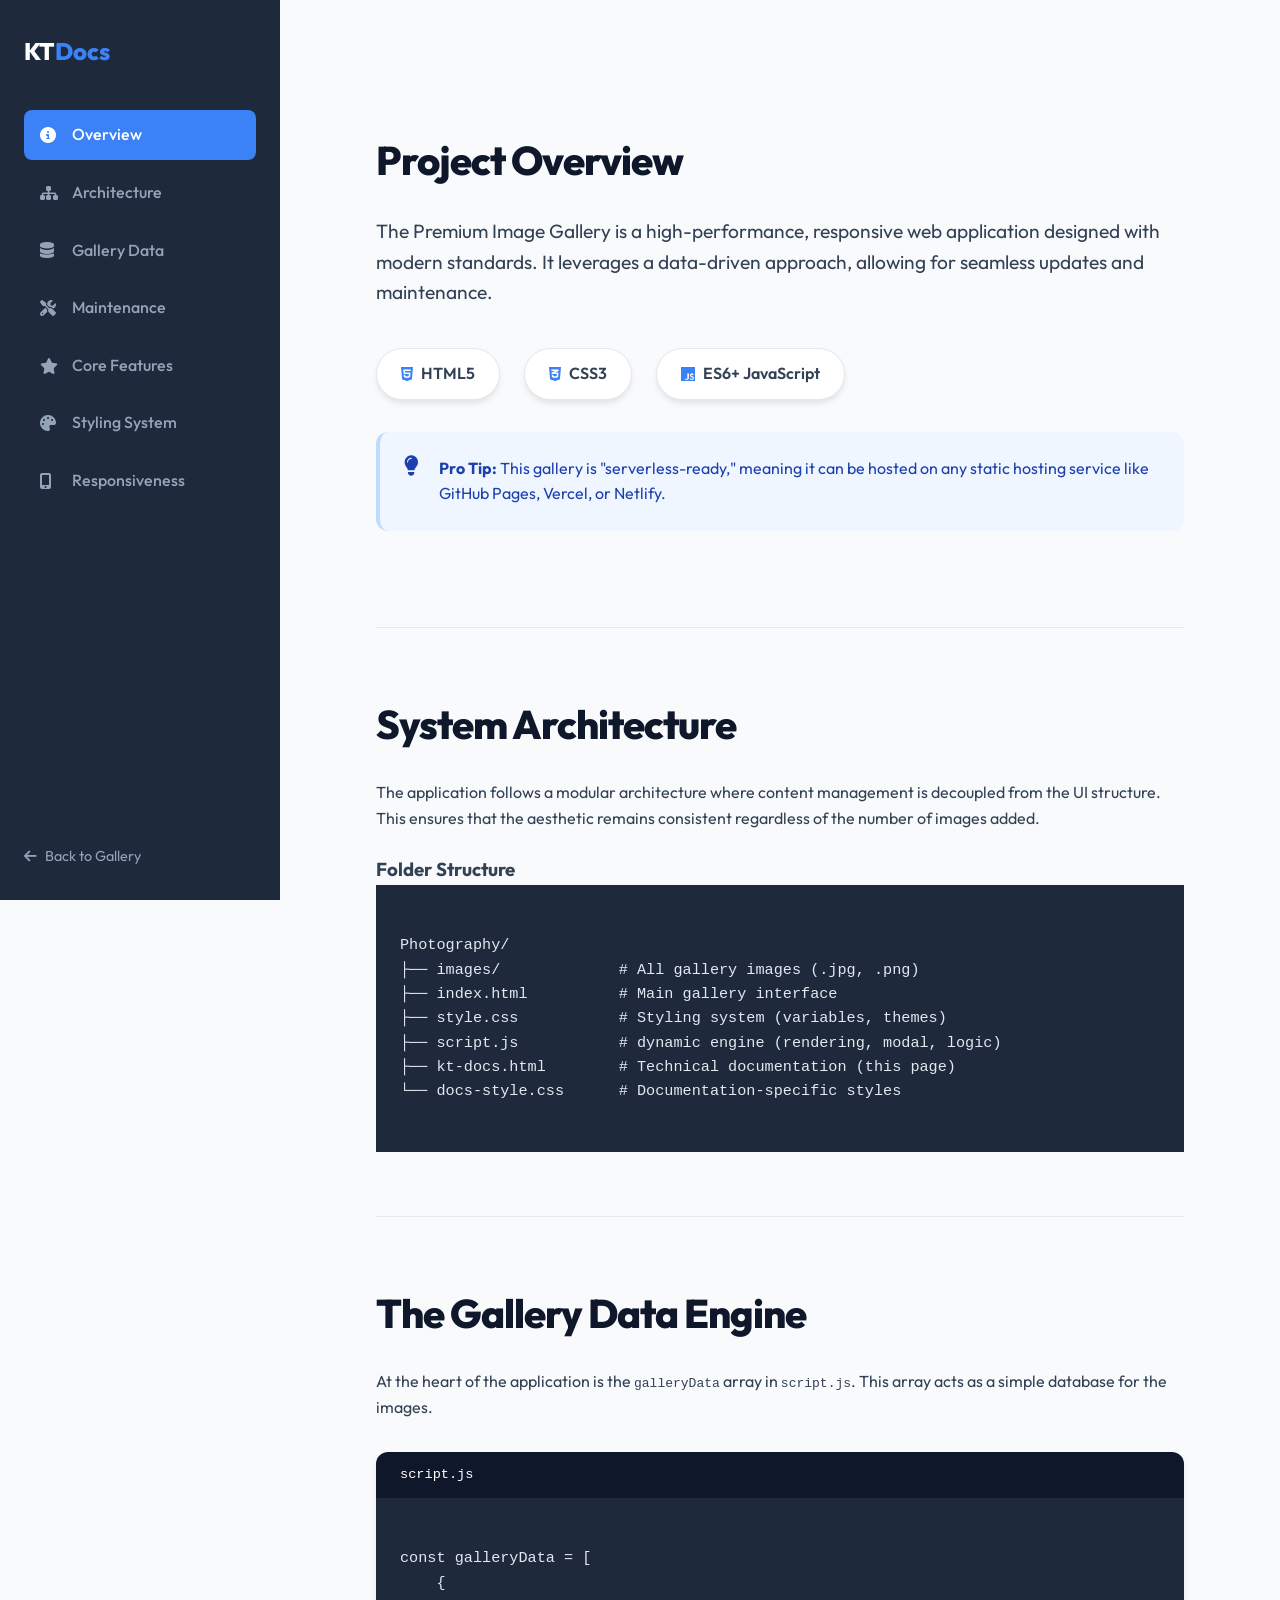
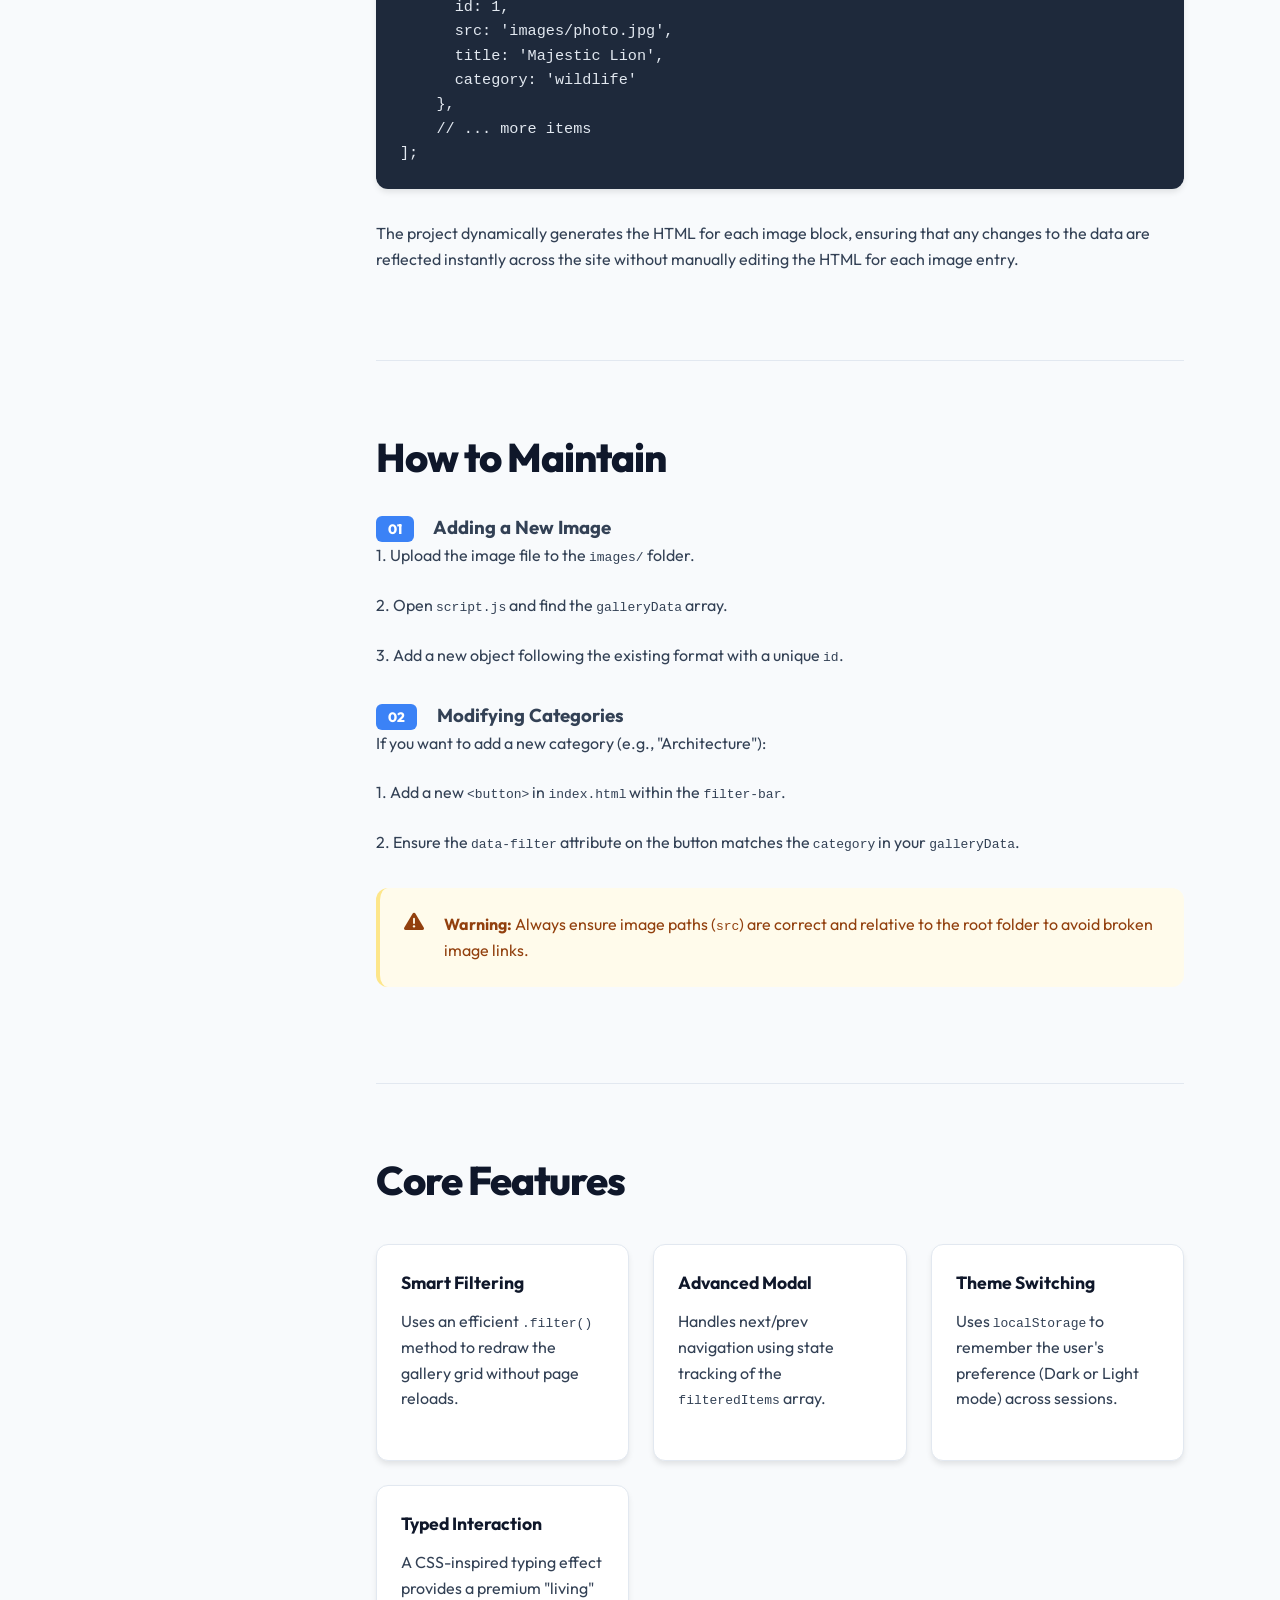
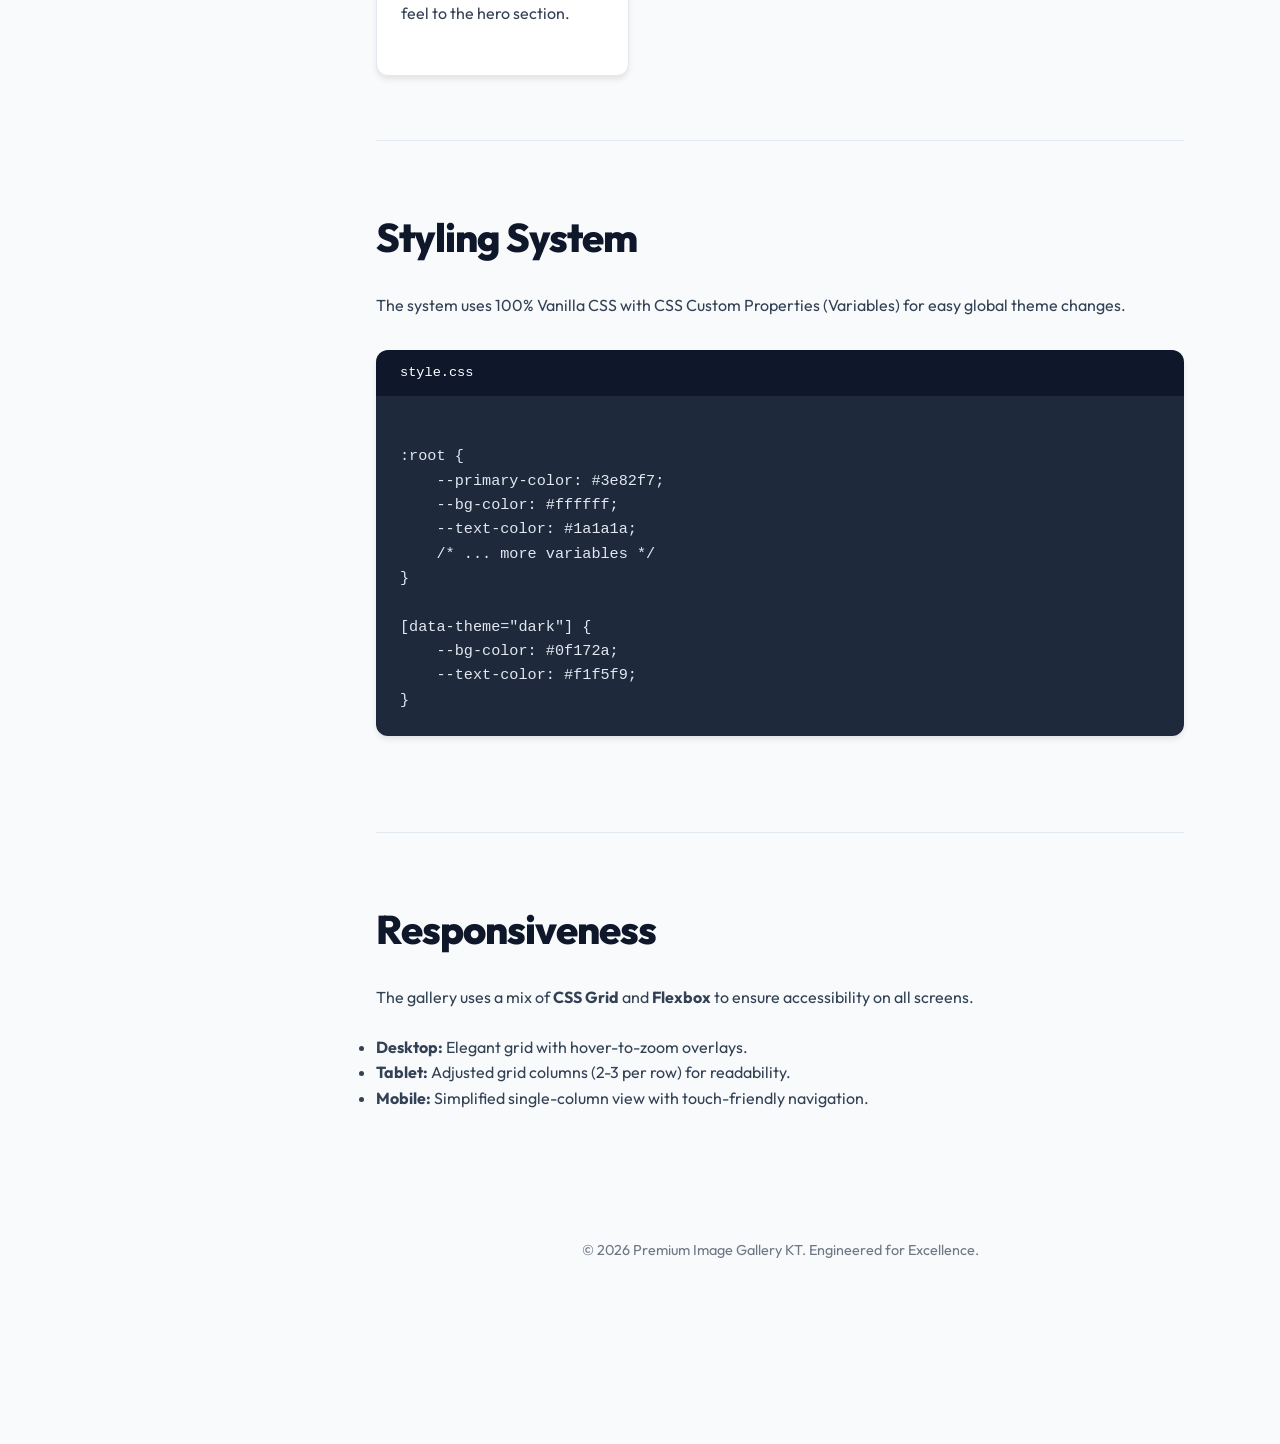
<file: kt-docs.html>
<!DOCTYPE html>
<html lang="en">

<head>
    <meta charset="UTF-8">
    <meta name="viewport" content="width=device-width, initial-scale=1.0">
    <meta name="description" content="Technical Knowledge Transfer documentation for the Premium Image Gallery.">
    <title>KT Documentation | Premium Image Gallery</title>
    <!-- Google Fonts: Inter/Outfit -->
    <link rel="preconnect" href="https://fonts.googleapis.com">
    <link rel="preconnect" href="https://fonts.gstatic.com" crossorigin>
    <link href="https://fonts.googleapis.com/css2?family=Outfit:wght@300;400;600;800&display=swap" rel="stylesheet">
    <link rel="stylesheet" href="https://cdnjs.cloudflare.com/ajax/libs/font-awesome/6.4.0/css/all.min.css">
    <link rel="stylesheet" href="docs-style.css">
</head>

<body>

    <!-- SIDEBAR -->
    <aside class="sidebar">
        <div class="sidebar-header">
            <h2 class="logo">KT<span>Docs</span></h2>
        </div>
        <nav class="sidebar-nav">
            <ul>
                <li><a href="#overview" class="active"><i class="fas fa-info-circle"></i> Overview</a></li>
                <li><a href="#architecture"><i class="fas fa-sitemap"></i> Architecture</a></li>
                <li><a href="#gallery-data"><i class="fas fa-database"></i> Gallery Data</a></li>
                <li><a href="#maintenance"><i class="fas fa-tools"></i> Maintenance</a></li>
                <li><a href="#features"><i class="fas fa-star"></i> Core Features</a></li>
                <li><a href="#styling"><i class="fas fa-palette"></i> Styling System</a></li>
                <li><a href="#responsive"><i class="fas fa-mobile-alt"></i> Responsiveness</a></li>
            </ul>
        </nav>
        <div class="sidebar-footer">
            <a href="index.html" class="back-link"><i class="fas fa-arrow-left"></i> Back to Gallery</a>
        </div>
    </aside>

    <!-- CONTENT -->
    <main class="main-content">

        <!-- SECTION: OVERVIEW -->
        <section id="overview" class="doc-section">
            <h1 class="section-title">Project Overview</h1>
            <p class="lead">The Premium Image Gallery is a high-performance, responsive web application designed with
                modern standards. It leverages a data-driven approach, allowing for seamless updates and maintenance.
            </p>

            <div class="tech-stack">
                <div class="tech-item"><i class="fab fa-html5"></i> HTML5</div>
                <div class="tech-item"><i class="fab fa-css3-alt"></i> CSS3</div>
                <div class="tech-item"><i class="fab fa-js"></i> ES6+ JavaScript</div>
            </div>

            <div class="callout info">
                <i class="fas fa-lightbulb"></i>
                <div>
                    <strong>Pro Tip:</strong> This gallery is "serverless-ready," meaning it can be hosted on any static
                    hosting service like GitHub Pages, Vercel, or Netlify.
                </div>
            </div>
        </section>

        <!-- SECTION: ARCHITECTURE -->
        <section id="architecture" class="doc-section">
            <h2 class="section-title">System Architecture</h2>
            <p>The application follows a modular architecture where content management is decoupled from the UI
                structure. This ensures that the aesthetic remains consistent regardless of the number of images added.
            </p>

            <div class="folder-structure">
                <h3>Folder Structure</h3>
                <pre><code>
Photography/
├── images/             # All gallery images (.jpg, .png)
├── index.html          # Main gallery interface
├── style.css           # Styling system (variables, themes)
├── script.js           # dynamic engine (rendering, modal, logic)
├── kt-docs.html        # Technical documentation (this page)
└── docs-style.css      # Documentation-specific styles
                </code></pre>
            </div>
        </section>

        <!-- SECTION: GALLERY DATA -->
        <section id="gallery-data" class="doc-section">
            <h2 class="section-title">The Gallery Data Engine</h2>
            <p>At the heart of the application is the <code>galleryData</code> array in <code>script.js</code>. This
                array acts as a simple database for the images.</p>

            <div class="code-block">
                <div class="code-header"><span>script.js</span></div>
                <pre><code>
const galleryData = [
    { 
      id: 1, 
      src: 'images/photo.jpg', 
      title: 'Majestic Lion', 
      category: 'wildlife' 
    },
    // ... more items
];
</code></pre>
            </div>

            <p>The project dynamically generates the HTML for each image block, ensuring that any changes to the data
                are reflected instantly across the site without manually editing the HTML for each image entry.</p>
        </section>

        <!-- SECTION: MAINTENANCE -->
        <section id="maintenance" class="doc-section">
            <h2 class="section-title">How to Maintain</h2>

            <div class="step-guide">
                <h3><span class="step-num">01</span> Adding a New Image</h3>
                <p>1. Upload the image file to the <code>images/</code> folder.</p>
                <p>2. Open <code>script.js</code> and find the <code>galleryData</code> array.</p>
                <p>3. Add a new object following the existing format with a unique <code>id</code>.</p>
            </div>

            <div class="step-guide">
                <h3><span class="step-num">02</span> Modifying Categories</h3>
                <p>If you want to add a new category (e.g., "Architecture"):</p>
                <p>1. Add a new <code>&lt;button&gt;</code> in <code>index.html</code> within the
                    <code>filter-bar</code>.
                </p>
                <p>2. Ensure the <code>data-filter</code> attribute on the button matches the <code>category</code> in
                    your <code>galleryData</code>.</p>
            </div>

            <div class="callout warning">
                <i class="fas fa-exclamation-triangle"></i>
                <div>
                     <strong>Warning:</strong> Always ensure image paths (<code>src</code>) are correct and relative to
                    the root folder to avoid broken image links.
                </div>
            </div>
        </section>

        <!-- SECTION: CORE FEATURES -->
        <section id="features" class="doc-section">
            <h2 class="section-title">Core Features</h2>

            <div class="feature-grid">
                <div class="feature-card">
                    <h4>Smart Filtering</h4>
                    <p>Uses an efficient <code>.filter()</code> method to redraw the gallery grid without page reloads.
                    </p>
                </div>
                <div class="feature-card">
                    <h4>Advanced Modal</h4>
                    <p>Handles next/prev navigation using state tracking of the <code>filteredItems</code> array.</p>
                </div>
                <div class="feature-card">
                    <h4>Theme Switching</h4>
                    <p>Uses <code>localStorage</code> to remember the user's preference (Dark or Light mode) across
                        sessions.</p>
                </div>
                <div class="feature-card">
                    <h4>Typed Interaction</h4>
                    <p>A CSS-inspired typing effect provides a premium "living" feel to the hero section.</p>
                </div>
            </div>
        </section>

        <!-- SECTION: STYLING -->
        <section id="styling" class="doc-section">
            <h2 class="section-title">Styling System</h2>
            <p>The system uses 100% Vanilla CSS with CSS Custom Properties (Variables) for easy global theme changes.
            </p>

            <div class="code-block">
                <div class="code-header"><span>style.css</span></div>
                <pre><code>
:root {
    --primary-color: #3e82f7;
    --bg-color: #ffffff;
    --text-color: #1a1a1a;
    /* ... more variables */
}

[data-theme="dark"] {
    --bg-color: #0f172a;
    --text-color: #f1f5f9;
}
</code></pre>
            </div>
        </section>

        <!-- SECTION: RESPONSIVE -->
        <section id="responsive" class="doc-section">
            <h2 class="section-title">Responsiveness</h2>
            <p>The gallery uses a mix of <strong>CSS Grid</strong> and <strong>Flexbox</strong> to ensure accessibility
                on all screens.</p>
            <ul>
                <li><strong>Desktop:</strong> Elegant grid with hover-to-zoom overlays.</li>
                <li><strong>Tablet:</strong> Adjusted grid columns (2-3 per row) for readability.</li>
                <li><strong>Mobile:</strong> Simplified single-column view with touch-friendly navigation.</li>
            </ul>
        </section>

        <footer class="doc-footer">
            <p>&copy; 2026 Premium Image Gallery KT. Engineered for Excellence.</p>
        </footer>
    </main>

    <script>
        // Simple script for sidebar active link tracking
        const sections = document.querySelectorAll('.doc-section');
        const navLinks = document.querySelectorAll('.sidebar-nav ul li a');

        window.addEventListener('scroll', () => {
            let current = '';
            sections.forEach(section => {
                const sectionTop = section.offsetTop;
                const sectionHeight = section.clientHeight;
                if (pageYOffset >= (sectionTop - 100)) {
                    current = section.getAttribute('id');
                }
            });

            navLinks.forEach(link => {
                link.classList.remove('active');
                if (link.getAttribute('href').includes(current)) {
                    link.classList.add('active');
                }
            });
        });
    </script>
</body>

</html>
</file>
<file: docs-style.css>
/* Docs Style variables */
:root {
    --docs-bg: #f8fafc;
    --docs-sidebar-bg: #1e293b;
    --docs-sidebar-text: #94a3b8;
    --docs-sidebar-active: #ffffff;
    --docs-text: #334155;
    --docs-title: #0f172a;
    --docs-accent: #3b82f6;
    --docs-code-bg: #1e293b;
    --docs-code-text: #e2e8f0;
    --docs-border: #e2e8f0;
    --docs-info-bg: #eff6ff;
    --docs-info-border: #bfdbfe;
    --docs-info-text: #1e40af;
    --docs-warn-bg: #fffbeb;
    --docs-warn-border: #fde68a;
    --docs-warn-text: #92400e;
    --shadow: 0 4px 6px -1px rgba(0, 0, 0, 0.1);
    --font-family: 'Outfit', sans-serif;
}

/* Global Styles */
* {
    margin: 0;
    padding: 0;
    box-sizing: border-box;
}

body {
    font-family: var(--font-family);
    background-color: var(--docs-bg);
    color: var(--docs-text);
    line-height: 1.6;
    display: flex;
}

/* Sidebar Styling */
.sidebar {
    width: 280px;
    height: 100vh;
    background-color: var(--docs-sidebar-bg);
    color: white;
    position: fixed;
    top: 0;
    left: 0;
    padding: 2rem 1.5rem;
    display: flex;
    flex-direction: column;
    z-index: 100;
}

.sidebar-header .logo {
    font-size: 1.5rem;
    font-weight: 800;
    margin-bottom: 2.5rem;
}

.sidebar-header .logo span {
    color: var(--docs-accent);
}

.sidebar-nav ul {
    list-style: none;
}

.sidebar-nav ul li {
    margin-bottom: 0.5rem;
}

.sidebar-nav ul li a {
    text-decoration: none;
    color: var(--docs-sidebar-text);
    padding: 0.75rem 1rem;
    border-radius: 8px;
    display: flex;
    align-items: center;
    gap: 0.75rem;
    font-weight: 500;
    transition: all 0.3s ease;
}

.sidebar-nav ul li a i {
    width: 20px;
}

.sidebar-nav ul li a:hover,
.sidebar-nav ul li a.active {
    background-color: rgba(255, 255, 255, 0.1);
    color: var(--docs-sidebar-active);
}

.sidebar-nav ul li a.active {
    background-color: var(--docs-accent);
}

.sidebar-footer {
    margin-top: auto;
}

.back-link {
    text-decoration: none;
    color: var(--docs-sidebar-text);
    display: flex;
    align-items: center;
    gap: 0.5rem;
    font-size: 0.9rem;
}

.back-link:hover {
    color: white;
}

/* Main Content Area */
.main-content {
    margin-left: 280px;
    flex: 1;
    padding: 4rem 6rem;
    max-width: 1300px;
}

.doc-section {
    padding: 4rem 0;
    border-bottom: 1px solid var(--docs-border);
}

.doc-section:last-of-type {
    border-bottom: none;
}

.section-title {
    font-size: 2.5rem;
    font-weight: 800;
    color: var(--docs-title);
    margin-bottom: 1.5rem;
    letter-spacing: -1px;
}

.lead {
    font-size: 1.2rem;
    color: var(--docs-text);
    margin-bottom: 2.5rem;
}

p {
    margin-bottom: 1.5rem;
}

/* Callouts Styling */
.callout {
    padding: 1.5rem;
    border-radius: 12px;
    display: flex;
    gap: 1.25rem;
    margin: 2rem 0;
    border-left: 4px solid;
}

.callout i {
    font-size: 1.25rem;
}

.callout.info {
    background-color: var(--docs-info-bg);
    border-color: var(--docs-info-border);
    color: var(--docs-info-text);
}

.callout.warning {
    background-color: var(--docs-warn-bg);
    border-color: var(--docs-warn-border);
    color: var(--docs-warn-text);
}

/* Tech Stack Items */
.tech-stack {
    display: flex;
    gap: 1.5rem;
    margin-bottom: 2rem;
}

.tech-item {
    background: white;
    padding: 0.75rem 1.5rem;
    border-radius: 50px;
    border: 1px solid var(--docs-border);
    display: flex;
    align-items: center;
    gap: 0.5rem;
    font-weight: 600;
    box-shadow: var(--shadow);
}

.tech-item i {
    color: var(--docs-accent);
}

/* Code Blocks Styling */
.code-block {
    margin: 2rem 0;
    border-radius: 12px;
    overflow: hidden;
    box-shadow: var(--shadow);
}

.code-header {
    background-color: #0f172a;
    padding: 0.75rem 1.5rem;
    color: white;
    font-size: 0.85rem;
    font-family: monospace;
    display: flex;
    justify-content: space-between;
}

pre {
    background-color: var(--docs-code-bg);
    color: var(--docs-code-text);
    padding: 1.5rem;
    overflow-x: auto;
    font-family: 'Consolas', 'Monaco', 'Courier New', monospace;
    font-size: 0.95rem;
}

/* Feature Grid and Steps */
.feature-grid {
    display: grid;
    grid-template-columns: repeat(auto-fit, minmax(240px, 1fr));
    gap: 1.5rem;
    margin-top: 2rem;
}

.feature-card {
    background: white;
    padding: 1.5rem;
    border-radius: 12px;
    border: 1px solid var(--docs-border);
    box-shadow: var(--shadow);
}

.feature-card h4 {
    margin-bottom: 0.75rem;
    color: var(--docs-title);
    font-size: 1.1rem;
}

.step-guide {
    margin-bottom: 2rem;
}

.step-num {
    background: var(--docs-accent);
    color: white;
    padding: 0.25rem 0.75rem;
    border-radius: 6px;
    font-size: 0.85rem;
    font-weight: 800;
    margin-right: 1rem;
}

/* Footer Styling */
.doc-footer {
    padding: 4rem 0;
    text-align: center;
    color: var(--docs-text);
    font-size: 0.9rem;
    opacity: 0.7;
}

/* Responsive adjustments */
@media (max-width: 1024px) {
    .main-content {
        padding: 4rem 3rem;
    }
}

@media (max-width: 768px) {
    body {
        flex-direction: column;
    }
    .sidebar {
        width: 100%;
        height: auto;
        position: relative;
        padding: 1.5rem;
    }
    .main-content {
        margin-left: 0;
        padding: 2rem 1.5rem;
    }
    .section-title {
        font-size: 2rem;
    }
    .tech-stack {
        flex-wrap: wrap;
    }
}
</file>
